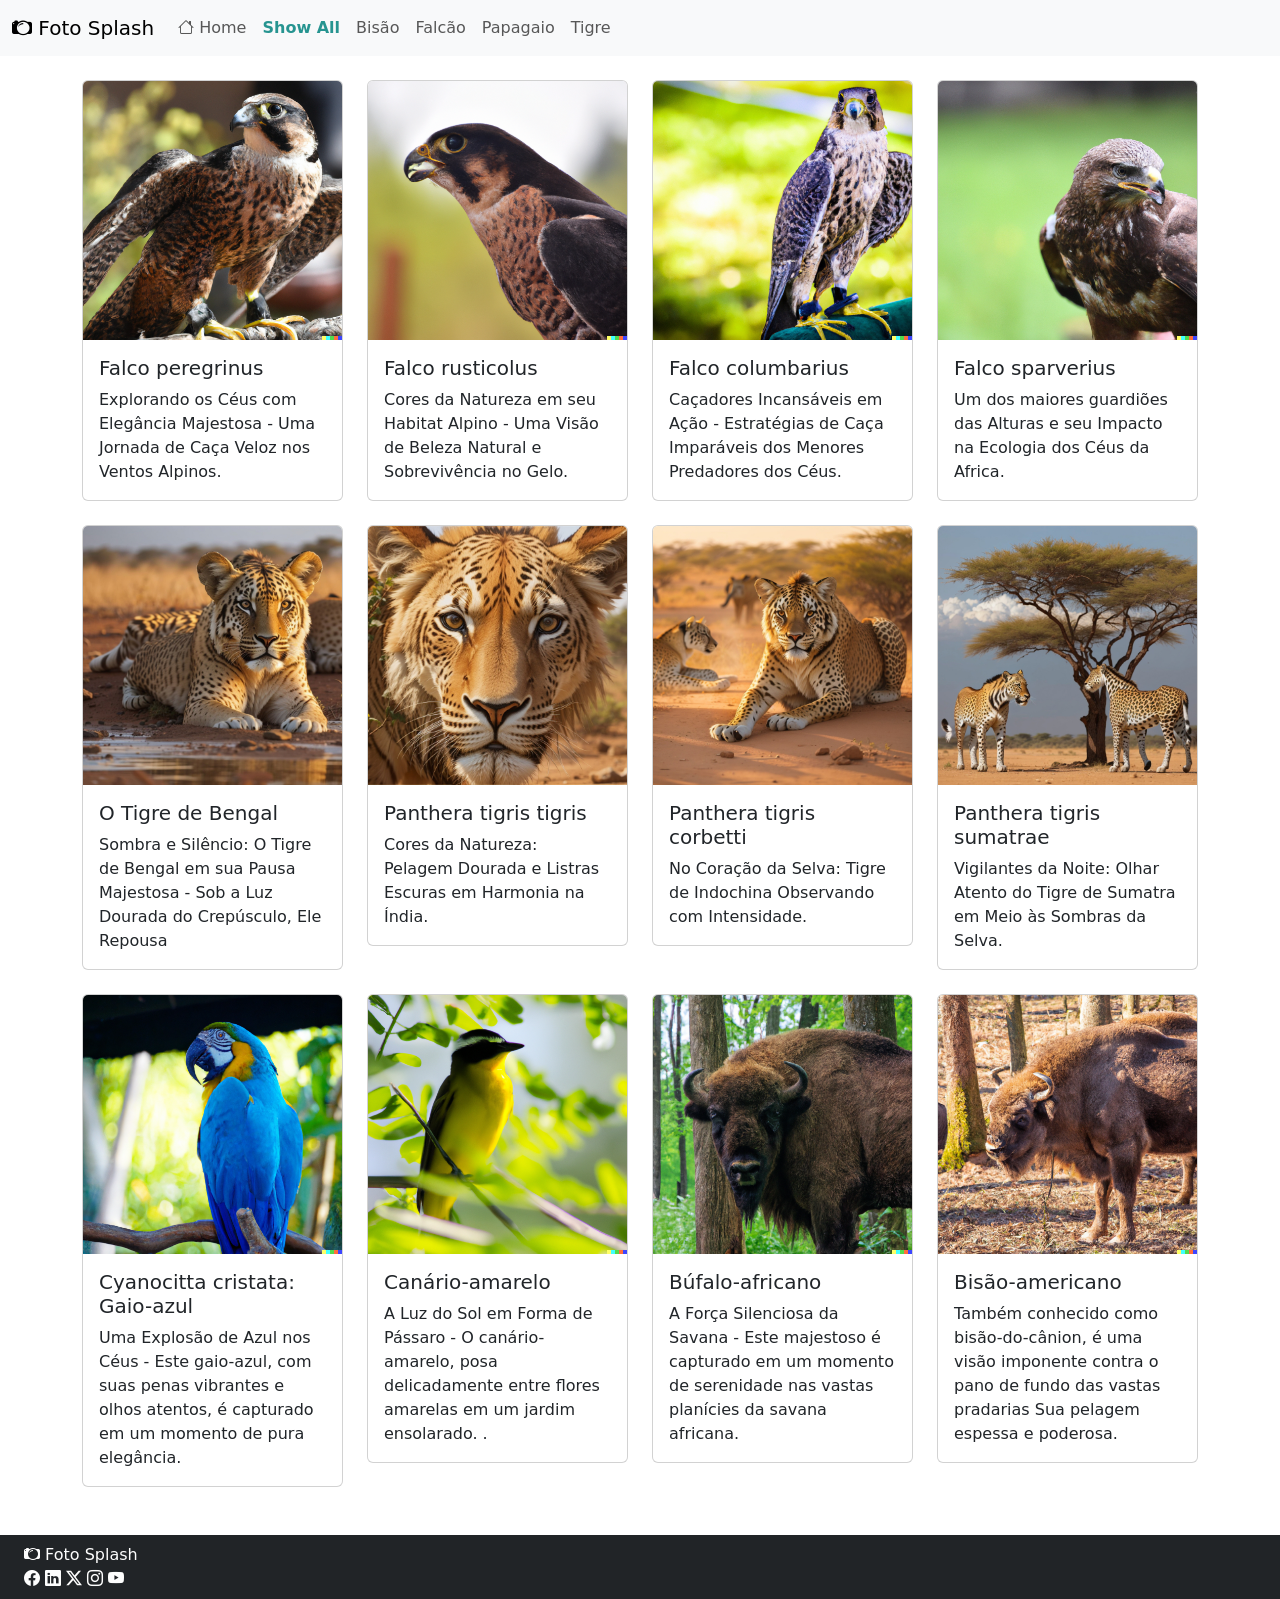
<file: index.html>
<!DOCTYPE html>
<html lang="pt-BR">

<head>
    <meta charset="UTF-8">
    <meta name="viewport" content="width=device-width, initial-scale=1.0">
    <title>Galeria</title>
    <link href="https://cdn.jsdelivr.net/npm/bootstrap@5.3.2/dist/css/bootstrap.min.css" rel="stylesheet"
        integrity="sha384-T3c6CoIi6uLrA9TneNEoa7RxnatzjcDSCmG1MXxSR1GAsXEV/Dwwykc2MPK8M2HN" crossorigin="anonymous">
    <link rel="stylesheet" href="https://cdn.jsdelivr.net/npm/bootstrap-icons@1.11.1/font/bootstrap-icons.css">
    <link rel="stylesheet" href="style.css">
</head>

<body>
    <nav class="navbar navbar-expand-lg bg-body-tertiary">
        <div class="container-fluid">
            <a class="navbar-brand" href="./galeria.html">
                <i class="bi bi-camera2"></i> <span>Foto Splash</span>
            </a>
            <button class="navbar-toggler" type="button" data-bs-toggle="collapse" data-bs-target="#navbarNav"
                aria-controls="navbarNav" aria-expanded="false" aria-label="Toggle navigation">
                <span class="navbar-toggler-icon"></span>
            </button>
            <div class="collapse navbar-collapse" id="navbarNav">
                <ul class="navbar-nav filter-li">
                    <li class="nav-item">
                        <a class="nav-link" aria-current="page" href="#"><i class="bi bi-house"></i> Home</a>
                    </li>
                    <li class="nav-item" >
                        <a class="nav-link active" aria-current="page" href="#" data-name="showAll">Show All</a>
                    </li>
                    <li class="nav-item">
                        <a class="nav-link" aria-current="page" href="#" data-name="bisao">Bisão</a>
                    </li>
                    <li class="nav-item">
                        <a class="nav-link" aria-current="page" href="#" data-name="falcao">Falcão</a>
                    </li>
                    <li class="nav-item">
                        <a class="nav-link" aria-current="page" href="#" data-name="papagaio">Papagaio</a>
                    </li>
                    <li class="nav-item">
                        <a class="nav-link" aria-current="page" href="#" data-name="tigre">Tigre</a>
                    </li>
                </ul>
            </div>
        </div>
    </nav>



    <div class="container galeria my-4">
        <div class="row">
            <div class="col-12 col-sm-12 col-md-6 col-lg-4 col-xl-3 mb-4 card-animal"  data-name="falcao">
                <div class="card">
                    <img src="./assets/img/Falcao1.png" class="card-img-top" alt="..." data-bs-toggle="modal"
                        data-bs-target="#Falcao1">
                    <div class="card-body">
                        <h5 class="card-title">Falco peregrinus</h5>
                        <p class="card-text">Explorando os Céus com Elegância Majestosa - Uma Jornada de Caça Veloz nos
                            Ventos Alpinos.</p>
                    </div>
                </div>
            </div>

            <div class="col-12 col-sm-12 col-md-6 col-lg-4 col-xl-3 mb-4 card-animal"  data-name="falcao">
                <div class="card">
                    <img src="./assets/img/Falcao2.png" class="card-img-top" alt="..." data-bs-toggle="modal"
                        data-bs-target="#Falcao2">
                    <div class="card-body">
                        <h5 class="card-title">Falco rusticolus</h5>
                        <p class="card-text">Cores da Natureza em seu Habitat Alpino - Uma Visão de Beleza Natural e
                            Sobrevivência no Gelo.</p>
                    </div>
                </div>
            </div>

            <div class="col-12 col-sm-12 col-md-6 col-lg-4 col-xl-3 mb-4 card-animal"  data-name="falcao">
                <div class="card">
                    <img src="./assets/img/Falcao3.png" class="card-img-top" alt="..." data-bs-toggle="modal"
                        data-bs-target="#Falcao3">
                    <div class="card-body">
                        <h5 class="card-title">Falco columbarius</h5>
                        <p class="card-text">Caçadores Incansáveis em Ação - Estratégias de Caça Imparáveis dos Menores
                            Predadores dos Céus.</p>
                    </div>
                </div>
            </div>

            <div class="col-12 col-sm-12 col-md-6 col-lg-4 col-xl-3 mb-4 card-animal" data-name="falcao">
                <div class="card">
                    <img src="./assets/img/Falcao4.png" class="card-img-top" alt="..." data-bs-toggle="modal"
                        data-bs-target="#Falcao4">
                    <div class="card-body">
                        <h5 class="card-title">Falco sparverius</h5>
                        <p class="card-text">Um dos maiores guardiões das Alturas e seu Impacto na Ecologia dos Céus da
                            Africa.</p>
                    </div>
                </div>
            </div>

            <div class="col-12 col-sm-12 col-md-6 col-lg-4 col-xl-3 mb-4 card-animal" data-name="tigre">
                <div class="card">
                    <img src="./assets/img/Tigre1.jpg" class="card-img-top" alt="..." data-bs-toggle="modal"
                        data-bs-target="#Tigre1">
                    <div class="card-body">
                        <h5 class="card-title">O Tigre de Bengal</h5>
                        <p class="card-text">Sombra e Silêncio: O Tigre de Bengal em sua Pausa Majestosa - Sob a Luz
                            Dourada do Crepúsculo, Ele Repousa </p>
                    </div>
                </div>
            </div>

            <div class="col-12 col-sm-12 col-md-6 col-lg-4 col-xl-3 mb-4 card-animal" data-name="tigre">
                <div class="card">
                    <img src="./assets/img/Tigre2.jpg" class="card-img-top" alt="..." data-bs-toggle="modal"
                        data-bs-target="#Tigre2">
                    <div class="card-body">
                        <h5 class="card-title">Panthera tigris tigris</h5>
                        <p class="card-text">Cores da Natureza: Pelagem Dourada e Listras Escuras em Harmonia na Índia.
                        </p>
                    </div>
                </div>
            </div>

            <div class="col-12 col-sm-12 col-md-6 col-lg-4 col-xl-3 mb-4 card-animal" data-name="tigre">
                <div class="card">
                    <img src="./assets/img/Tigre3.jpg" class="card-img-top" alt="..." data-bs-toggle="modal"
                        data-bs-target="#Tigre3">
                    <div class="card-body">
                        <h5 class="card-title">Panthera tigris corbetti</h5>
                        <p class="card-text">No Coração da Selva: Tigre de Indochina Observando com Intensidade.</p>
                    </div>
                </div>
            </div>

            <div class="col col-sm col-md-6 col-lg-4 col-xl-3 mb-4 card-animal" data-name="tigre">
                <div class="card">
                    <img src="./assets/img/Tigre4.jpg" class="card-img-top" alt="..." data-bs-toggle="modal"
                        data-bs-target="#Tigre4">
                    <div class="card-body">
                        <h5 class="card-title">Panthera tigris sumatrae</h5>
                        <p class="card-text">Vigilantes da Noite: Olhar Atento do Tigre de Sumatra em Meio às Sombras da
                            Selva.</p>
                    </div>
                </div>
            </div>

            <div class="col-12 col-sm-12 col-md-6 col-lg-4 col-xl-3 mb-4 card-animal" data-name="papagaio">
                <div class="card">
                    <img src="./assets/img/Papagaio1.png" class="card-img-top" alt="..." data-bs-toggle="modal"
                        data-bs-target="#Papagaio1">
                    <div class="card-body">
                        <h5 class="card-title">Cyanocitta cristata: Gaio-azul</h5>
                        <p class="card-text">Uma Explosão de Azul nos Céus - Este gaio-azul, com suas penas
                            vibrantes e olhos atentos, é capturado em um momento de pura elegância.</p>
                    </div>
                </div>
            </div>

            <div class="col-12 col-sm-12 col-md-6 col-lg-4 col-xl-3 mb-4 card-animal" data-name="papagaio">
                <div class="card">
                    <img src="./assets/img/Papagaio3.png" class="card-img-top" alt="..." data-bs-toggle="modal"
                        data-bs-target="#Papagaio3">
                    <div class="card-body">
                        <h5 class="card-title">Canário-amarelo</h5>
                        <p class="card-text">A Luz do Sol em Forma de Pássaro - O canário-amarelo, posa delicadamente
                            entre flores amarelas em um jardim ensolarado. .</p>
                    </div>
                </div>
            </div>

            <div class="col-12 col-sm-12 col-md-6 col-lg-4 col-xl-3 mb-4 card-animal" data-name="bisao">
                <div class="card">
                    <img src="./assets/img/Bisao1.png" class="card-img-top" alt="..." data-bs-toggle="modal"
                        data-bs-target="#Bisao1">
                    <div class="card-body">
                        <h5 class="card-title">Búfalo-africano</h5>
                        <p class="card-text">A Força Silenciosa da Savana - Este majestoso é capturado em um momento de
                            serenidade nas vastas planícies da savana africana.</p>
                    </div>
                </div>
            </div>

            <div class="col-12 col-sm-12 col-md-6 col-lg-4 col-xl-3 mb-4 card-animal" data-name="bisao">
                <div class="card">
                    <img src="./assets/img/Bisao2.png" class="card-img-top" alt="..." data-bs-toggle="modal"
                        data-bs-target="#Bisao2">
                    <div class="card-body">
                        <h5 class="card-title">Bisão-americano</h5>
                        <p class="card-text">Também conhecido como bisão-do-cânion, é uma visão imponente contra o pano
                            de fundo das vastas pradarias Sua pelagem espessa e poderosa.</p>
                    </div>
                </div>
            </div>
        </div>
    </div>


    <div class="modal fade" id="Falcao1" tabindex="-1" role="dialog" aria-labelledby="imagemModalLabel"
        aria-hidden="true">
        <div class="modal-dialog modal-lg" role="document">
            <div class="modal-content">
                <div class="modal-body">
                    <img src="./assets/img/Falcao1.png" alt="Imagem falcão" class="img-fluid">
                </div>
            </div>
        </div>
    </div>

    <div class="modal fade" id="Falcao2" tabindex="-1" role="dialog" aria-labelledby="imagemModalLabel"
        aria-hidden="true">
        <div class="modal-dialog modal-lg" role="document">
            <div class="modal-content">
                <div class="modal-body">
                    <img src="./assets/img/Falcao1.png" alt="Imagem falcão" class="img-fluid">
                </div>
            </div>
        </div>
    </div>

    <div class="modal fade" id="Falcao3" tabindex="-1" role="dialog" aria-labelledby="imagemModalLabel"
        aria-hidden="true">
        <div class="modal-dialog modal-lg" role="document">
            <div class="modal-content">
                <div class="modal-body">
                    <img src="./assets/img/Falcao3.png" alt="Imagem falcão" class="img-fluid">
                </div>
            </div>
        </div>
    </div>

    <div class="modal fade" id="Falcao4" tabindex="-1" role="dialog" aria-labelledby="imagemModalLabel"
        aria-hidden="true">
        <div class="modal-dialog modal-lg" role="document">
            <div class="modal-content">
                <div class="modal-body">
                    <img src="./assets/img/Falcao4.png" alt="Imagem falcão" class="img-fluid">
                </div>
            </div>
        </div>
    </div>

    <div class="modal fade" id="Tigre1" tabindex="-1" role="dialog" aria-labelledby="imagemModalLabel"
        aria-hidden="true">
        <div class="modal-dialog modal-lg" role="document">
            <div class="modal-content">
                <div class="modal-body">
                    <img src="./assets/img/Tigre1.jpg" alt="Imagem tigre" class="img-fluid">
                </div>
            </div>
        </div>
    </div>

    <div class="modal fade" id="Tigre2" tabindex="-1" role="dialog" aria-labelledby="imagemModalLabel"
        aria-hidden="true">
        <div class="modal-dialog modal-lg" role="document">
            <div class="modal-content">
                <div class="modal-body">
                    <img src="./assets/img/Tigre2.jpg" alt="Imagem tigre" class="img-fluid">
                </div>
            </div>
        </div>
    </div>

    <div class="modal fade" id="Tigre3" tabindex="-1" role="dialog" aria-labelledby="imagemModalLabel"
        aria-hidden="true">
        <div class="modal-dialog modal-lg" role="document">
            <div class="modal-content">
                <div class="modal-body">
                    <img src="./assets/img/Tigre3.jpg" alt="Imagem tigre" class="img-fluid">
                </div>
            </div>
        </div>
    </div>

    <div class="modal fade" id="Tigre4" tabindex="-1" role="dialog" aria-labelledby="imagemModalLabel"
        aria-hidden="true">
        <div class="modal-dialog modal-lg" role="document">
            <div class="modal-content">
                <div class="modal-body">
                    <img src="./assets/img/Tigre4.jpg" alt="Imagem tigre" class="img-fluid">
                </div>
            </div>
        </div>
    </div>

    <div class="modal fade" id="Papagaio1" tabindex="-1" role="dialog" aria-labelledby="imagemModalLabel"
        aria-hidden="true">
        <div class="modal-dialog modal-lg" role="document">
            <div class="modal-content">
                <div class="modal-body">
                    <img src="./assets/img/Papagaio1.png" alt="Imagem papagaio" class="img-fluid">
                </div>
            </div>
        </div>
    </div>


    <div class="modal fade" id="Papagaio3" tabindex="-1" role="dialog" aria-labelledby="imagemModalLabel"
        aria-hidden="true">
        <div class="modal-dialog modal-lg" role="document">
            <div class="modal-content">
                <div class="modal-body">
                    <img src="./assets/img/Papagaio3.png" alt="Imagem papagaio" class="img-fluid">
                </div>
            </div>
        </div>
    </div>

    <div class="modal fade" id="Bisao1" tabindex="-1" role="dialog" aria-labelledby="imagemModalLabel"
        aria-hidden="true">
        <div class="modal-dialog modal-lg" role="document">
            <div class="modal-content">
                <div class="modal-body">
                    <img src="./assets/img/Bisao1.png" alt="Imagem bisao" class="img-fluid">
                </div>
            </div>
        </div>
    </div>

    <div class="modal fade" id="Bisao2" tabindex="-1" role="dialog" aria-labelledby="imagemModalLabel"
        aria-hidden="true">
        <div class="modal-dialog modal-lg" role="document">
            <div class="modal-content">
                <div class="modal-body">
                    <img src="./assets/img/Bisao2.png" alt="Imagem bisao" class="img-fluid">
                </div>
            </div>
        </div>
    </div>





    <footer class="flex justify-content-between px-4 py-2 justify-content-sm-center">
        <a class="navbar-brand" href="./galeria.html">
            <i class="bi bi-camera2"></i> <span>Foto Splash</span>
        </a>

        <div class="social flex flex-row gap-2">
            <a href="https://www.facebook.com/" target="_blank"><i class="bi bi-facebook"></i></a>
            <a href="https://linkedin.com/" target="_blank"><i class="bi bi-linkedin"></i></a>
            <a href="https://twitter.com/" target="_blank"><i class="bi bi-twitter-x"></i></a>
            <a href="https://www.instagram.com/" target="_blank"><i class="bi bi-instagram"></i></a>
            <a href="https://www.youtube.com/" target="_blank"><i class="bi bi-youtube"></i></a>
        </div>
    </footer>

    <script src="https://cdn.jsdelivr.net/npm/bootstrap@5.3.2/dist/js/bootstrap.bundle.min.js"
        integrity="sha384-C6RzsynM9kWDrMNeT87bh95OGNyZPhcTNXj1NW7RuBCsyN/o0jlpcV8Qyq46cDfL"
        crossorigin="anonymous"></script>
    <script src="https://cdn.jsdelivr.net/npm/@popperjs/core@2.11.8/dist/umd/popper.min.js"
        integrity="sha384-I7E8VVD/ismYTF4hNIPjVp/Zjvgyol6VFvRkX/vR+Vc4jQkC+hVqc2pM8ODewa9r"
        crossorigin="anonymous"></script>
    <script src="https://cdn.jsdelivr.net/npm/bootstrap@5.3.2/dist/js/bootstrap.min.js"
        integrity="sha384-BBtl+eGJRgqQAUMxJ7pMwbEyER4l1g+O15P+16Ep7Q9Q+zqX6gSbd85u4mG4QzX+"
        crossorigin="anonymous"></script>
        <script src="script.js"></script>
</body>

</html>
</file>
<file: style.css>
/* footer {
    display: flex;
    justify-content: center;
    align-items: center;
    height: 4rem;
    background-color: #C0E6DE;
}  */

.nav-link.active {
    color: #269490 !important;
    font-weight: bold;
}

.card-animal.hidden {
    display: none;
}

footer {
    background-color: #212427;
    color: #fdfdfd;
}

footer a {
    color: #fdfdfd;
    text-decoration: none;
}

footer a:hover {
    color: #FFDC5E;
}

.card.hide {
    display: none !important;
}
</file>
